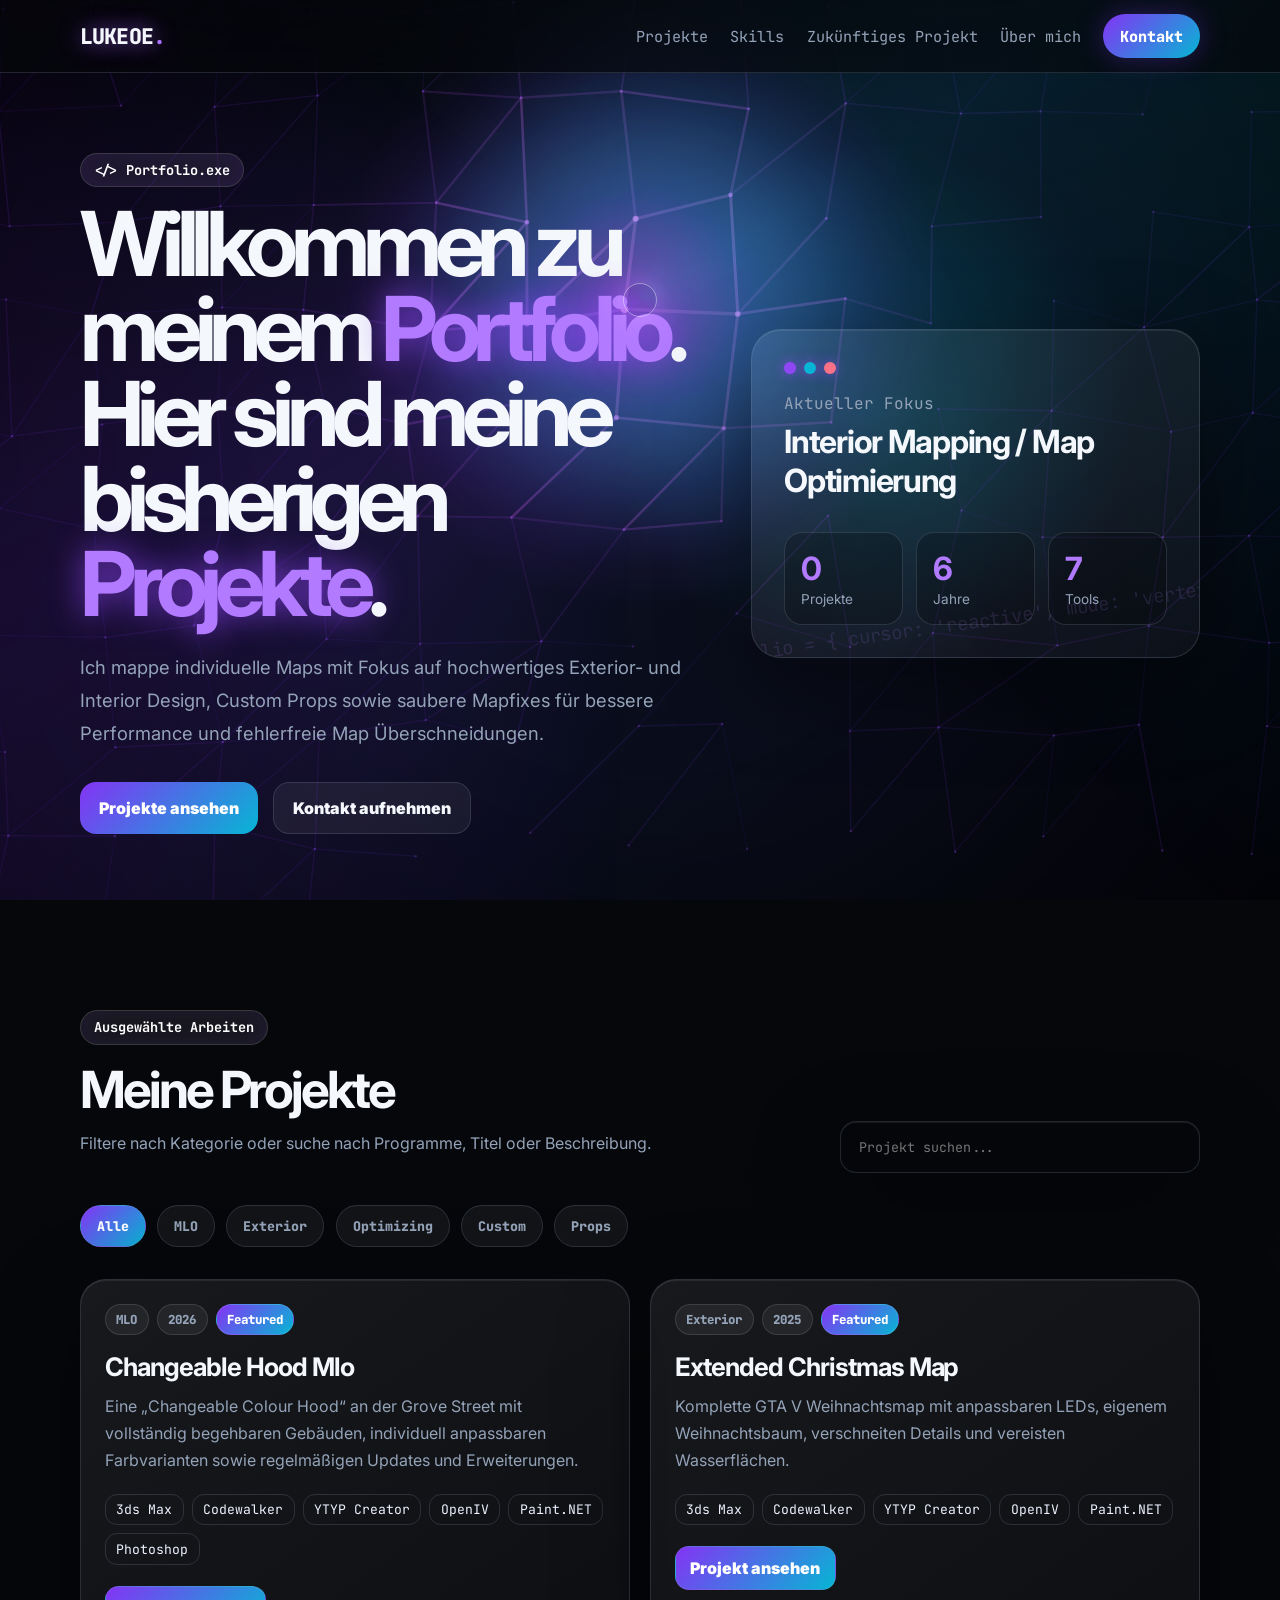
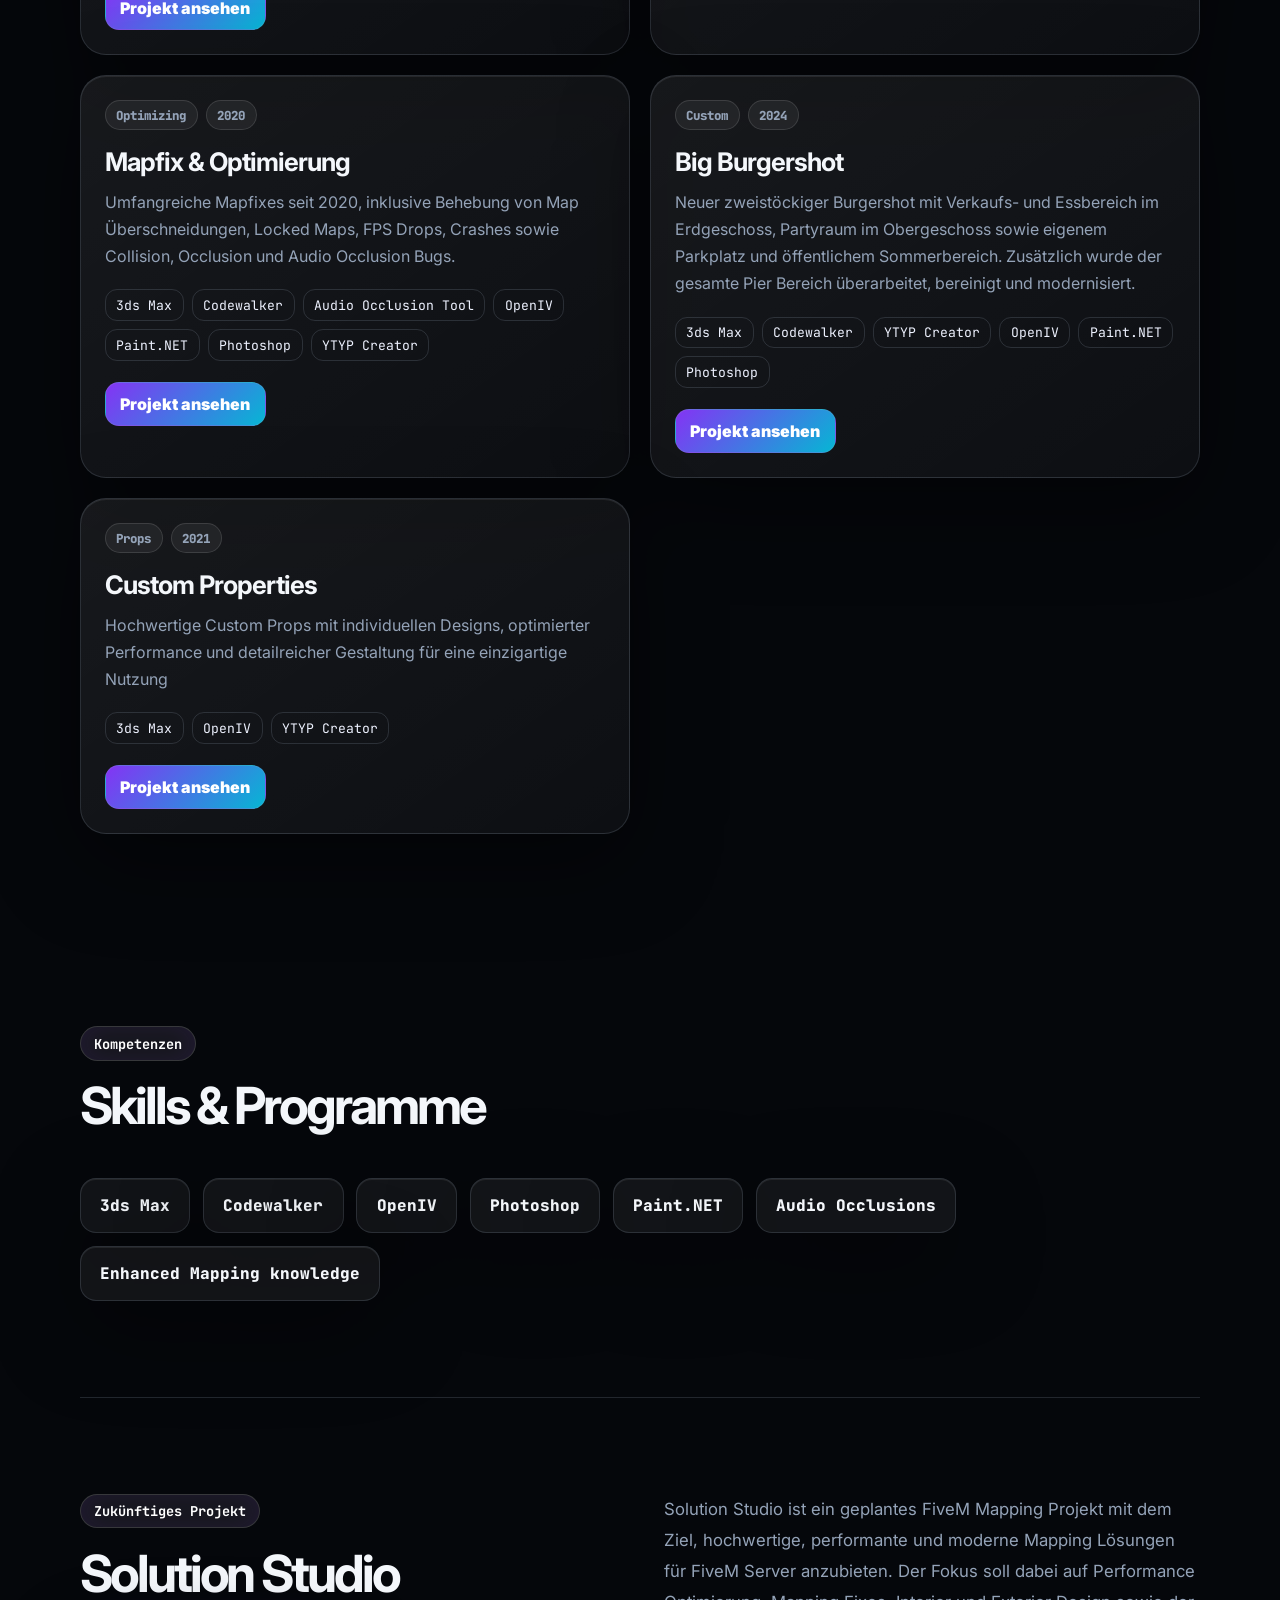
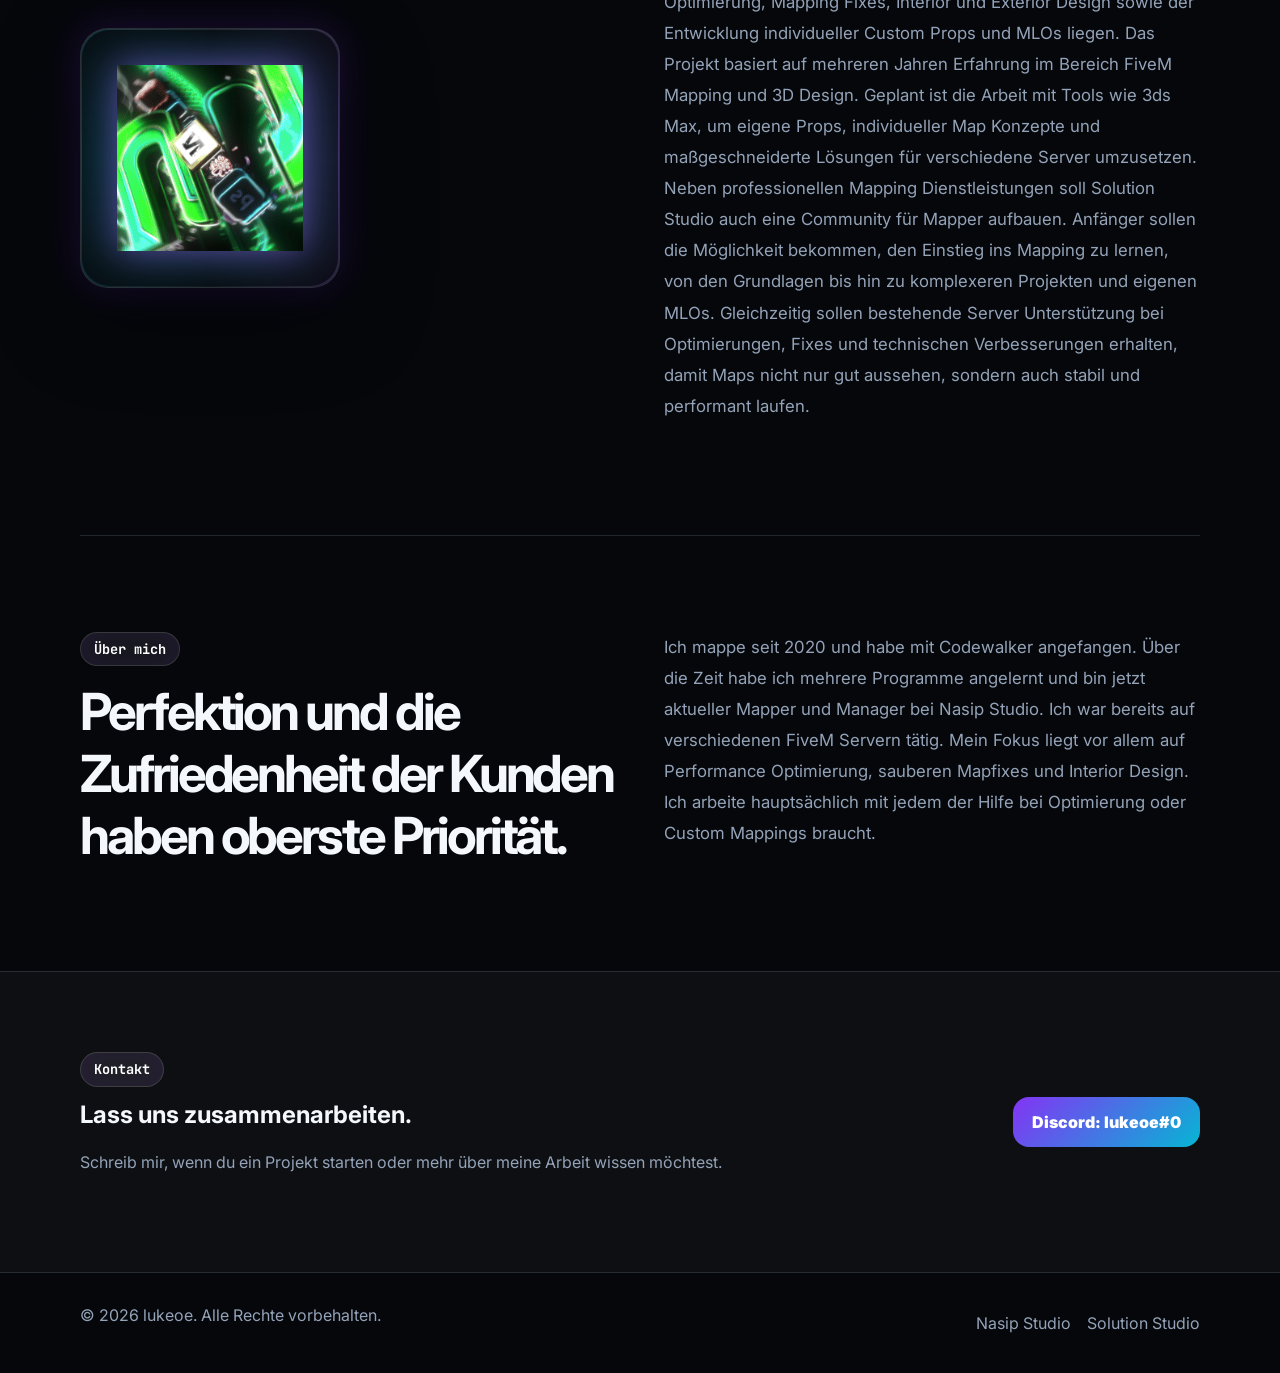
<file: index.html>
<!doctype html>
<html lang="de">
<head>
  <meta charset="utf-8" />
  <meta name="viewport" content="width=device-width, initial-scale=1" />
  <meta name="description" content="Portfolio Website mit Projekten, Skills und Kontakt." />
  <title>LUKEOE | Portfolio</title>
  <link rel="preconnect" href="https://fonts.googleapis.com">
  <link rel="preconnect" href="https://fonts.gstatic.com" crossorigin>
  <link href="https://fonts.googleapis.com/css2?family=Inter:wght@400;500;600;700;800&family=JetBrains+Mono:wght@400;500;700&display=swap" rel="stylesheet">
  <link rel="stylesheet" href="style.css" />
</head>
<body>
  <canvas id="networkCanvas" class="network-canvas" aria-hidden="true"></canvas>
  <div class="cursor-glow" aria-hidden="true"></div>
  <div class="cursor-ring" aria-hidden="true"></div>
  <div class="spotlight-layer" aria-hidden="true"></div>
  <header class="site-header">
    <nav class="nav container">
      <a href="#top" class="logo">LUKEOE<span>.</span></a>
      <button class="nav-toggle" aria-label="Navigation öffnen">☰</button>
      <div class="nav-links">
        <a href="#projekte">Projekte</a>
        <a href="#skills">Skills</a>
        <a href="#upcoming-project">Zukünftiges Projekt</a>
        <a href="#about">Über mich</a>
        <a href="#kontakt" class="nav-cta">Kontakt</a>
      </div>
    </nav>
  </header>

  <main id="top">
    <section class="hero container">
      <div class="hero-content reveal">
        <p class="eyebrow">&lt;/&gt; Portfolio.exe</p>
        <h1>Willkommen zu meinem <span>Portfolio</span>. Hier sind meine bisherigen <span>Projekte</span>.</h1>
        <p class="hero-text">
          Ich mappe individuelle Maps mit Fokus auf hochwertiges Exterior- und Interior Design,
          Custom Props sowie saubere Mapfixes für bessere Performance und fehlerfreie Map Überschneidungen.
        </p>
        <div class="hero-actions">
          <a href="#projekte" class="button primary">Projekte ansehen</a>
          <a href="https://discord.com/users/220248355098460162" class="button secondary">Kontakt aufnehmen</a>
        </div>
      </div>

      <aside class="hero-card reveal terminal-card">
        <div class="terminal-bar"><span></span><span></span><span></span></div>
        <p class="card-label">Aktueller Fokus</p>
        <h2>Interior Mapping / Map Optimierung</h2>
        <div class="stats">
          <div><strong>0</strong><span>Projekte</span></div>
          <div><strong>6</strong><span>Jahre</span></div>
          <div><strong>7</strong><span>Tools</span></div>
        </div>
      </aside>
    </section>

    <section id="projekte" class="section container">
      <div class="section-head reveal">
        <div>
          <p class="eyebrow">Ausgewählte Arbeiten</p>
          <h2>Meine Projekte</h2>
          <p>Filtere nach Kategorie oder suche nach Programme, Titel oder Beschreibung.</p>
        </div>
        <input id="searchInput" class="search" type="search" placeholder="Projekt suchen..." />
      </div>

      <div class="filters reveal" id="filters"></div>
      <div class="project-grid" id="projectGrid"></div>
      <p class="empty" id="emptyState">Keine Projekte gefunden.</p>
    </section>

    <section id="skills" class="section container">
      <div class="section-head reveal">
        <div>
          <p class="eyebrow">Kompetenzen</p>
          <h2>Skills & Programme</h2>
        </div>
      </div>
      <div class="skills-grid reveal">
        <span>3ds Max</span><span>Codewalker</span><span>OpenIV</span><span>Photoshop</span><span>Paint.NET</span><span>Audio Occlusions</span><span>Enhanced Mapping knowledge</span>
      </div>
    </section>

      <section id="upcoming-project" class="section container about reveal">
      <div>
        <p class="eyebrow">Zukünftiges Projekt</p>
        <h2>Solution Studio</h2>

        <div class="solution-logo-wrap" aria-hidden="true">
          <img
            class="solution-logo"
            src="images/solutionstudio.gif"
            alt=""
            draggable="false"
            oncontextmenu="return false;"
          >
        </div>
      </div>
      <p>
        Solution Studio ist ein geplantes FiveM Mapping Projekt mit dem Ziel, hochwertige, performante und
        moderne Mapping Lösungen für FiveM Server anzubieten. Der Fokus soll dabei auf Performance Optimierung,
        Mapping Fixes, Interior und Exterior Design sowie der Entwicklung individueller Custom Props und MLOs
        liegen.

        Das Projekt basiert auf mehreren Jahren Erfahrung im Bereich FiveM Mapping und 3D Design. Geplant ist die
        Arbeit mit Tools wie 3ds Max, um eigene Props, individueller Map Konzepte und maßgeschneiderte Lösungen
        für verschiedene Server umzusetzen.

        Neben professionellen Mapping Dienstleistungen soll Solution Studio auch eine Community für Mapper aufbauen.
        Anfänger sollen die Möglichkeit bekommen, den Einstieg ins Mapping zu lernen, von den Grundlagen bis hin zu
        komplexeren Projekten und eigenen MLOs. Gleichzeitig sollen bestehende Server Unterstützung bei Optimierungen,
        Fixes und technischen Verbesserungen erhalten, damit Maps nicht nur gut aussehen, sondern auch stabil und performant laufen.
      </p>
    </section>

    <section id="about" class="section container about reveal">
      <div>
        <p class="eyebrow">Über mich</p>
        <h2>Perfektion und die Zufriedenheit der Kunden haben oberste Priorität.</h2>
      </div>
      <p>
        Ich mappe seit 2020 und habe mit Codewalker angefangen. Über die Zeit habe ich mehrere
        Programme angelernt und bin jetzt aktueller Mapper und Manager bei Nasip Studio. Ich war bereits auf
        verschiedenen FiveM Servern tätig. Mein Fokus liegt vor allem auf Performance Optimierung,
        sauberen Mapfixes und Interior Design. Ich arbeite hauptsächlich mit jedem der Hilfe bei
        Optimierung oder Custom Mappings braucht.
      </p>
    </section>

    <section id="kontakt" class="contact">
      <div class="container contact-inner reveal">
        <div>
          <p class="eyebrow">Kontakt</p>
          <h2>Lass uns zusammenarbeiten.</h2>
          <p>Schreib mir, wenn du ein Projekt starten oder mehr über meine Arbeit wissen möchtest.</p>
        </div>
        <a class="button primary" href="https://discord.com/users/220248355098460162">Discord: lukeoe#0</a>
      </div>
    </section>
  </main>

  <footer class="footer container">
    <p>© <span id="year"></span> lukeoe. Alle Rechte vorbehalten.</p>
    <div>
      <a href="https://discord.gg/Vq6tgTKSHe" target="_blank" rel="noreferrer">Nasip Studio</a>
      <a href="Coming Discord Link" target="_blank" rel="noreferrer">Solution Studio</a>
    </div>
  </footer>

  <script src="script.js"></script>
</body>
</html>
</file>
<file: style.css>
:root {
  --bg: #05070b;
  --bg2: #080f1e;
  --panel: rgba(8, 12, 23, .72);
  --panel-strong: rgba(10, 16, 32, .9);
  --text: #f4f7fb;
  --muted: #94a3b8;
  --line: rgba(148, 163, 184, .20);
  --accent: #7c3aed;
  --accent-2: #06b6d4;
  --accent-3: #22c55e;
  --danger: #fb7185;
  --accent-text: #ffffff;
  --mx: 50vw;
  --my: 30vh;
  --hue: 265;
}

* { box-sizing: border-box; }
html { scroll-behavior: smooth; }
body {
  margin: 0;
  min-height: 100vh;
  font-family: Inter, system-ui, -apple-system, BlinkMacSystemFont, "Segoe UI", sans-serif;
  color: var(--text);
  background: var(--bg);
  overflow-x: hidden;
}

body::before {
  content: "";
  position: fixed;
  inset: 0;
  pointer-events: none;
  z-index: -5;
  background:
    radial-gradient(900px circle at var(--mx) var(--my), hsla(var(--hue), 95%, 62%, .42), transparent 34%),
    radial-gradient(700px circle at calc(var(--mx) + 18vw) calc(var(--my) + 12vh), rgba(6, 182, 212, .24), transparent 38%),
    linear-gradient(135deg, #05070b 0%, #0b1020 46%, #070812 100%);
  transition: background .18s linear;
}

body::after {
  content: "";
  position: fixed;
  inset: 0;
  pointer-events: none;
  z-index: -4;
  background-image:
    radial-gradient(circle at center, transparent 0 42%, rgba(0,0,0,.62) 100%);
  background-size: 100% 100%;
  opacity: .95;
}

.cursor-glow {
  position: fixed;
  width: 520px;
  height: 520px;
  left: var(--mx);
  top: var(--my);
  transform: translate(-50%, -50%);
  border-radius: 999px;
  pointer-events: none;
  background:
    radial-gradient(circle, hsla(var(--hue), 100%, 68%, .38), rgba(6,182,212,.22) 33%, transparent 68%);
  filter: blur(22px) saturate(1.3);
  z-index: -2;
  transition: width .25s ease, height .25s ease, opacity .25s ease;
}

.cursor-ring {
  position: fixed;
  width: 34px;
  height: 34px;
  left: var(--mx);
  top: var(--my);
  transform: translate(-50%, -50%);
  border-radius: 999px;
  border: 1px solid rgba(255,255,255,.42);
  box-shadow: 0 0 26px hsla(var(--hue), 100%, 65%, .55);
  pointer-events: none;
  z-index: 100;
  mix-blend-mode: screen;
}

.spotlight-layer {
  position: fixed;
  inset: 0;
  pointer-events: none;
  z-index: -1;
  background:
    radial-gradient(360px circle at var(--mx) var(--my), rgba(255,255,255,.10), transparent 58%),
    conic-gradient(from 180deg at var(--mx) var(--my), transparent 0deg, hsla(var(--hue), 100%, 60%, .16) 65deg, transparent 135deg, rgba(6,182,212,.12) 240deg, transparent 320deg);
  opacity: .95;
}


.network-canvas {
  position: fixed;
  inset: 0;
  width: 100%;
  height: 100%;
  z-index: -3;
  pointer-events: none;
  opacity: .95;
}

::selection { background: hsla(var(--hue), 95%, 62%, .45); }
a { color: inherit; text-decoration: none; }
.container { width: min(1120px, calc(100% - 40px)); margin: 0 auto; }

.site-header {
  position: sticky;
  top: 0;
  z-index: 20;
  border-bottom: 1px solid var(--line);
  background: rgba(5, 7, 11, .62);
  backdrop-filter: blur(22px);
}

.nav { min-height: 72px; display: flex; align-items: center; justify-content: space-between; }
.logo { font-family: "JetBrains Mono", monospace; font-size: 1.35rem; font-weight: 800; letter-spacing: -.04em; text-shadow: 0 0 22px hsla(var(--hue),100%,70%,.8); }
.logo span { color: hsl(var(--hue), 100%, 72%); }
.nav-links { display: flex; align-items: center; gap: 1.4rem; color: var(--muted); font-size: .95rem; }
.nav-links a { font-family: "JetBrains Mono", monospace; transition: .2s ease; }
.nav-links a:hover { color: #fff; text-shadow: 0 0 18px hsla(var(--hue),100%,70%,.8); }
.nav-cta { color: #fff !important; background: linear-gradient(135deg, hsl(var(--hue),90%,58%), var(--accent-2)); padding: .72rem 1.05rem; border-radius: 999px; font-weight: 800; box-shadow: 0 0 28px hsla(var(--hue), 90%, 58%, .32); }
.nav-toggle { display: none; border: 1px solid var(--line); color: var(--text); background: var(--panel); border-radius: 12px; padding: .55rem .75rem; font-size: 1.2rem; }

.hero { min-height: calc(100vh - 72px); display: grid; grid-template-columns: 1.15fr .85fr; align-items: center; gap: 4rem; padding: 5rem 0; }
.eyebrow { display: inline-flex; color: #fff; border: 1px solid rgba(255,255,255,.14); background: rgba(255,255,255,.065); border-radius: 999px; padding: .45rem .8rem; font-family: "JetBrains Mono", monospace; font-size: .85rem; font-weight: 700; box-shadow: inset 0 0 26px hsla(var(--hue), 90%, 58%, .12); }
h1, h2, p { margin-top: 0; }
h1 { font-size: clamp(3rem, 7vw, 6.2rem); line-height: .95; letter-spacing: -.08em; margin-bottom: 1.5rem; }
h1 span { color: hsl(var(--hue), 100%, 74%); text-shadow: 0 0 32px hsla(var(--hue), 100%, 64%, .75); }
.hero-text { max-width: 650px; color: var(--muted); font-size: 1.15rem; line-height: 1.8; }
.hero-actions { display: flex; flex-wrap: wrap; gap: .9rem; margin-top: 2rem; }
.button { display: inline-flex; align-items: center; justify-content: center; border-radius: 16px; padding: .95rem 1.2rem; font-weight: 900; transition: .22s ease; position: relative; overflow: hidden; }
.button::after { content: ""; position: absolute; inset: 0; background: linear-gradient(90deg, transparent, rgba(255,255,255,.38), transparent); transform: translateX(-120%); transition: .45s ease; }
.button:hover { transform: translateY(-3px); box-shadow: 0 0 38px hsla(var(--hue), 90%, 58%, .35); }
.button:hover::after { transform: translateX(120%); }
.primary { background: linear-gradient(135deg, hsl(var(--hue),90%,58%), var(--accent-2)); color: #fff; }
.secondary { border: 1px solid var(--line); background: rgba(255,255,255,.06); color: var(--text); }

.hero-card, .project-card, .skills-grid span, .search, .empty {
  box-shadow: 0 28px 90px rgba(0,0,0,.44), inset 0 1px 0 rgba(255,255,255,.08);
}
.hero-card { border: 1px solid var(--line); background: linear-gradient(145deg, rgba(255,255,255,.08), rgba(255,255,255,.035)); border-radius: 30px; padding: 2rem; position: relative; overflow: hidden; transform-style: preserve-3d; }
.hero-card::before { content: "const portfolio = { cursor: 'reactive', mode: 'vertex' };"; position: absolute; right: -55px; bottom: 18px; font-family: "JetBrains Mono", monospace; color: hsla(var(--hue), 100%, 76%, .14); font-size: 1.18rem; transform: rotate(-8deg); white-space: nowrap; }
.hero-card::after, .project-card::after, .skills-grid span::after {
  content: "";
  position: absolute;
  inset: -1px;
  border-radius: inherit;
  pointer-events: none;
  background: radial-gradient(480px circle at var(--local-x, 50%) var(--local-y, 50%), hsla(var(--hue), 100%, 70%, .25), transparent 42%);
  opacity: 0;
  transition: opacity .18s ease;
}
.hero-card:hover::after, .project-card:hover::after, .skills-grid span:hover::after { opacity: 1; }
.terminal-bar { display: flex; gap: .5rem; margin-bottom: 1.2rem; }
.terminal-bar span { width: 12px; height: 12px; border-radius: 50%; background: hsl(var(--hue), 90%, 62%); box-shadow: 0 0 12px hsla(var(--hue),90%,62%,.8); }
.terminal-bar span:nth-child(2) { background: var(--accent-2); }
.terminal-bar span:nth-child(3) { background: var(--danger); }
.card-label { color: var(--muted); margin-bottom: .5rem; font-family: "JetBrains Mono", monospace; }
.hero-card h2 { font-size: 2rem; letter-spacing: -.04em; }
.stats { display: grid; grid-template-columns: repeat(3,1fr); gap: .8rem; margin-top: 2rem; }
.stats div { border: 1px solid var(--line); background: rgba(0,0,0,.22); border-radius: 18px; padding: 1rem; }
.stats strong { display: block; font-size: 2rem; color: hsl(var(--hue), 100%, 74%); }
.stats span { color: var(--muted); font-size: .85rem; }

.section { padding: 6rem 0; }
.section-head { display: flex; align-items: end; justify-content: space-between; gap: 2rem; margin-bottom: 2rem; }
.section h2 { font-size: clamp(2.2rem, 4vw, 4rem); letter-spacing: -.06em; margin-bottom: .6rem; }
.section-head p:not(.eyebrow) { color: var(--muted); max-width: 650px; line-height: 1.7; }
.search { width: min(360px,100%); border: 1px solid var(--line); border-radius: 16px; background: rgba(5,7,11,.72); color: var(--text); padding: 1rem 1.1rem; outline: none; font-family: "JetBrains Mono", monospace; }
.search:focus { border-color: hsl(var(--hue), 100%, 70%); box-shadow: 0 0 30px hsla(var(--hue), 90%, 58%, .24); }
.filters { display: flex; flex-wrap: wrap; gap: .7rem; margin-bottom: 2rem; }
.filter-btn { border: 1px solid var(--line); background: rgba(255,255,255,.055); color: var(--muted); border-radius: 999px; padding: .7rem 1rem; cursor: pointer; font-weight: 800; font-family: "JetBrains Mono", monospace; transition: .18s ease; }
.filter-btn:hover { color: #fff; border-color: hsla(var(--hue),90%,68%,.75); box-shadow: 0 0 22px hsla(var(--hue),90%,58%,.18); }
.filter-btn.active { background: linear-gradient(135deg, hsl(var(--hue),90%,58%), var(--accent-2)); color: #fff; }
.project-grid { display: grid; grid-template-columns: repeat(2, minmax(0,1fr)); gap: 1.25rem; }
.project-card { border: 1px solid var(--line); background: linear-gradient(145deg, rgba(255,255,255,.075), rgba(255,255,255,.035)); border-radius: 26px; padding: 1.5rem; transition: transform .22s ease, border-color .22s ease, background .22s ease; position: relative; overflow: hidden; transform-style: preserve-3d; }
.project-card::before { content: ""; position: absolute; inset: -1px; background: radial-gradient(520px circle at var(--local-x, 50%) var(--local-y, 50%), hsla(var(--hue),100%,65%,.28), transparent 42%); opacity: 0; transition: .2s ease; pointer-events: none; }
.project-card:hover { border-color: hsla(var(--hue),100%,70%,.65); background: rgba(11, 16, 32, .88); }
.project-card:hover::before { opacity: 1; }
.project-card > * { position: relative; z-index: 1; }
.project-meta { display: flex; gap: .5rem; flex-wrap: wrap; margin-bottom: 1rem; }
.badge { color: var(--muted); background: rgba(255,255,255,.06); border: 1px solid rgba(255,255,255,.12); border-radius: 999px; padding: .35rem .65rem; font-size: .78rem; font-weight: 800; font-family: "JetBrains Mono", monospace; }
.badge.featured { background: linear-gradient(135deg, hsl(var(--hue),90%,58%), var(--accent-2)); color: #fff; }
.project-card h3 { font-size: 1.6rem; letter-spacing: -.04em; margin: 0 0 .7rem; }
.project-card p { color: var(--muted); line-height: 1.7; }
.tech { display: flex; flex-wrap: wrap; gap: .5rem; margin: 1.2rem 0; }
.tech span { border: 1px solid var(--line); border-radius: 12px; padding: .4rem .65rem; color: #eef2ff; font-family: "JetBrains Mono", monospace; font-size: .82rem; }
.project-links { display: flex; gap: .7rem; margin-top: 1.3rem; }
.project-links a { font-weight: 900; border-radius: 14px; padding: .7rem .9rem; border: 1px solid var(--line); }
.project-links a:first-child { background: linear-gradient(135deg, hsl(var(--hue),90%,58%), var(--accent-2)); color: #fff; }
.empty { display: none; color: var(--muted); border: 1px solid var(--line); background: var(--panel); padding: 2rem; border-radius: 24px; text-align: center; }

.skills-grid { display: flex; flex-wrap: wrap; gap: .8rem; }
.skills-grid span { border: 1px solid var(--line); background: rgba(255,255,255,.055); border-radius: 16px; padding: 1rem 1.2rem; font-weight: 900; font-family: "JetBrains Mono", monospace; position: relative; overflow: hidden; transition: .2s ease; }
.skills-grid span:hover { transform: translateY(-3px); color: #fff; border-color: hsla(var(--hue),100%,70%,.75); }
.about { display: grid; grid-template-columns: 1fr 1fr; gap: 3rem; border-top: 1px solid var(--line); }
.about p:last-child { color: var(--muted); line-height: 1.85; font-size: 1.05rem; }
.contact { border-top: 1px solid var(--line); border-bottom: 1px solid var(--line); background: rgba(255,255,255,.035); }
.contact-inner { padding: 5rem 0; display: flex; align-items: center; justify-content: space-between; gap: 2rem; }
.contact p:not(.eyebrow) { color: var(--muted); line-height: 1.7; }
.footer { display: flex; align-items: center; justify-content: space-between; gap: 1rem; padding: 2rem 0; color: var(--muted); }
.footer div { display: flex; gap: 1rem; }
.footer a:hover { color: hsl(var(--hue), 100%, 74%); }

.reveal { opacity: 0; transform: translateY(18px); transition: .65s ease; }
.reveal.visible { opacity: 1; transform: translateY(0); }

@media (hover: none) {
  .cursor-ring { display: none; }
  :root { --mx: 50vw; --my: 22vh; }
}

@media (max-width: 850px) {
  .nav-toggle { display: inline-flex; }
  .nav-links { display: none; position: absolute; left: 20px; right: 20px; top: 78px; flex-direction: column; align-items: stretch; border: 1px solid var(--line); background: #070b14; border-radius: 22px; padding: 1rem; }
  .nav-links.open { display: flex; }
  .hero, .about { grid-template-columns: 1fr; }
  .hero { min-height: auto; gap: 2rem; }
  .section-head, .contact-inner, .footer { flex-direction: column; align-items: flex-start; }
  .project-grid { grid-template-columns: 1fr; }
  .stats { grid-template-columns: 1fr; }
}

/* Projekt-Detailseiten */
.project-detail-page {
  min-height: 100vh;
}

.project-hero {
  padding: 6rem 0 3rem;
}

.back-link {
  display: inline-flex;
  margin-bottom: 2rem;
  color: var(--muted);
  font-family: "JetBrains Mono", monospace;
  font-weight: 800;
  transition: .2s ease;
}

.back-link:hover {
  color: #fff;
  text-shadow: 0 0 18px hsla(var(--hue),100%,70%,.8);
}

.project-detail-layout {
  display: grid;
  grid-template-columns: 1.15fr .85fr;
  align-items: center;
  gap: 4rem;
}

.project-side-card {
  min-height: 320px;
}

.detail-info-list {
  display: grid;
  gap: .85rem;
  margin-top: 2rem;
}

.detail-info-list div {
  border: 1px solid var(--line);
  background: rgba(0,0,0,.22);
  border-radius: 18px;
  padding: 1rem;
}

.detail-info-list strong {
  display: block;
  font-size: 1.8rem;
  color: hsl(var(--hue), 100%, 74%);
}

.detail-info-list span {
  color: var(--muted);
  font-size: .85rem;
}

.detail-section {
  padding-top: 2rem;
}

.detail-grid {
  display: grid;
  grid-template-columns: 1fr 1fr;
  gap: 1.25rem;
  margin: 1.25rem 0;
}

.detail-panel {
  border: 1px solid var(--line);
  background: linear-gradient(145deg, rgba(255,255,255,.075), rgba(255,255,255,.035));
  border-radius: 26px;
  padding: 1.5rem;
  box-shadow: 0 28px 90px rgba(0,0,0,.44), inset 0 1px 0 rgba(255,255,255,.08);
}

.detail-panel h2 {
  font-size: clamp(1.7rem, 3vw, 2.8rem);
  letter-spacing: -.05em;
  margin-bottom: 1rem;
}

.detail-panel p:not(.eyebrow) {
  color: var(--muted);
  line-height: 1.85;
  font-size: 1.05rem;
}

.feature-list {
  display: grid;
  gap: .75rem;
}

.feature-item {
  border: 1px solid var(--line);
  background: rgba(255,255,255,.055);
  border-radius: 16px;
  padding: 1rem;
  font-family: "JetBrains Mono", monospace;
  font-weight: 800;
}

.detail-tech {
  margin-top: 0;
}

.gallery-grid {
  display: grid;
  grid-template-columns: repeat(3, minmax(0, 1fr));
  gap: 1rem;
}

.gallery-grid img,
.gallery-placeholder {
  width: 100%;
  min-height: 210px;
  border-radius: 22px;
  border: 1px solid var(--line);
  background: rgba(0,0,0,.26);
  object-fit: cover;
}

.gallery-placeholder {
  display: grid;
  place-items: center;
  color: var(--muted);
  font-family: "JetBrains Mono", monospace;
  font-weight: 800;
}

@media (max-width: 850px) {
  .project-detail-layout,
  .detail-grid,
  .gallery-grid {
    grid-template-columns: 1fr;
  }
}
.lightbox {
  position: fixed;
  inset: 0;
  background: rgba(0,0,0,.88);
  backdrop-filter: blur(10px);
  display: flex;
  align-items: center;
  justify-content: center;
  z-index: 9999;
  opacity: 0;
  pointer-events: none;
  transition: .2s ease;
}

.lightbox.active {
  opacity: 1;
  pointer-events: all;
}

.lightbox img {
  max-width: 90%;
  max-height: 90%;
  border-radius: 24px;
  border: 1px solid rgba(255,255,255,.12);
  box-shadow: 0 0 80px rgba(0,0,0,.65);
}

.gallery-grid img {
  cursor: pointer;
  transition: .2s ease;
}

.gallery-grid img:hover {
  transform: scale(1.02);
}

.before-after-slider {
  position: relative;
  width: 100%;
  min-height: 430px;
  overflow: hidden;
  border-radius: 24px;
  border: 1px solid var(--line);
  background: rgba(0,0,0,.35);
  box-shadow: 0 28px 90px rgba(0,0,0,.44), inset 0 1px 0 rgba(255,255,255,.08);
  grid-column: 1 / -1;
}

.before-after-slider img {
  position: absolute;
  inset: 0;
  width: 100%;
  height: 100%;
  min-height: 430px;
  object-fit: cover;
  user-select: none;
  pointer-events: none;
}

.after-wrap {
  position: absolute;
  inset: 0;
  width: 100%;
  overflow: hidden;
  clip-path: inset(0 50% 0 0);
}

.ba-range {
  position: absolute;
  inset: 0;
  width: 100%;
  height: 100%;
  opacity: 0;
  cursor: ew-resize;
  z-index: 5;
}

.ba-line {
  position: absolute;
  top: 0;
  bottom: 0;
  left: 50%;
  width: 2px;
  background: rgba(255,255,255,.9);
  box-shadow: 0 0 24px hsla(var(--hue),100%,70%,.8);
  transform: translateX(-50%);
  z-index: 4;
  pointer-events: none;
}

.ba-handle {
  position: absolute;
  top: 50%;
  left: 50%;
  width: 46px;
  height: 46px;
  transform: translate(-50%, -50%);
  display: grid;
  place-items: center;
  border-radius: 999px;
  background: linear-gradient(135deg, hsl(var(--hue),90%,58%), var(--accent-2));
  color: #fff;
  font-weight: 900;
  box-shadow: 0 0 34px hsla(var(--hue),90%,58%,.55);
}

.ba-label {
  position: absolute;
  top: 1rem;
  z-index: 6;
  border: 1px solid rgba(255,255,255,.16);
  background: rgba(0,0,0,.45);
  backdrop-filter: blur(12px);
  color: #fff;
  border-radius: 999px;
  padding: .45rem .8rem;
  font-family: "JetBrains Mono", monospace;
  font-size: .8rem;
  font-weight: 800;
}

.ba-before {
  left: 1rem;
}

.ba-after {
  right: 1rem;
}


.after-img {
  position: absolute;
  inset: 0;
  width: 100%;
  height: 100%;
  min-height: 430px;
  object-fit: cover;
}

.solution-logo-wrap {
  margin-top: 1.5rem;
  width: min(260px, 100%);
  aspect-ratio: 1 / 1;
  display: grid;
  place-items: center;
  border-radius: 28px;
  border: 1px solid var(--line);
  background:
    radial-gradient(circle at center, hsla(var(--hue), 100%, 65%, .20), transparent 58%),
    rgba(255,255,255,.045);
  box-shadow:
    0 28px 90px rgba(0,0,0,.44),
    0 0 42px hsla(var(--hue), 90%, 58%, .22),
    inset 0 1px 0 rgba(255,255,255,.08);
  overflow: hidden;
  position: relative;
  user-select: none;
  -webkit-user-select: none;
  pointer-events: none;
}

.solution-logo-wrap::before {
  content: "";
  position: absolute;
  inset: -40%;
  background: conic-gradient(
    from 0deg,
    transparent,
    hsla(var(--hue), 100%, 70%, .35),
    transparent,
    rgba(6,182,212,.28),
    transparent
  );
  animation: solutionLogoSpin 7s linear infinite;
}

.solution-logo-wrap::after {
  content: "";
  position: absolute;
  inset: 1px;
  border-radius: inherit;
  background: rgba(5, 7, 11, .72);
}

.solution-logo {
  position: relative;
  z-index: 1;
  width: 72%;
  height: 72%;
  object-fit: contain;
  user-select: none;
  -webkit-user-select: none;
  pointer-events: none;
  -webkit-user-drag: none;
  filter:
    drop-shadow(0 0 18px hsla(var(--hue), 100%, 70%, .55))
    drop-shadow(0 0 32px rgba(6,182,212,.28));
  animation: solutionLogoFloat 3.6s ease-in-out infinite;
}

@keyframes solutionLogoSpin {
  to {
    transform: rotate(360deg);
  }
}

@keyframes solutionLogoFloat {
  0%, 100% {
    transform: translateY(0) scale(1);
  }

  50% {
    transform: translateY(-8px) scale(1.035);
  }
}

/* =========================
   MOBILE FINAL FIXES
   Added only as overrides
========================= */

@media (max-width: 850px) {
  html,
  body {
    overflow-x: hidden;
  }

  body {
    padding-bottom: env(safe-area-inset-bottom);
  }

  .container {
    width: min(100% - 40px, 680px);
  }

  .site-header {
    background: rgba(5, 7, 11, .76);
  }

  .nav {
    min-height: 68px;
  }

  .nav-toggle {
    width: 54px;
    height: 54px;
    align-items: center;
    justify-content: center;
    border-radius: 18px;
    padding: 0;
    font-size: 1.05rem;
  }

  .nav-links {
    top: 74px;
    border-radius: 28px;
    padding: 1.35rem;
    gap: 1.15rem;
  }

  .nav-links a {
    font-size: 1rem;
    line-height: 1.5;
  }

  .hero {
    padding: 3.4rem 0 4rem;
    gap: 3rem;
  }

  h1 {
    font-size: clamp(3.1rem, 12.4vw, 4.65rem);
    line-height: .98;
    letter-spacing: -.075em;
  }

  .hero-text {
    font-size: 1.08rem;
    line-height: 1.75;
  }

  .hero-actions {
    flex-direction: column;
    align-items: flex-start;
    gap: .9rem;
  }

  .hero-actions .button,
  .project-links a,
  .contact-inner .button {
    width: fit-content;
    max-width: 100%;
  }

  .button {
    min-height: 58px;
    padding: .95rem 1.25rem;
    border-radius: 18px;
  }

  .hero-card {
    padding: 1.55rem;
    border-radius: 28px;
  }

  .hero-card h2 {
    font-size: clamp(2.35rem, 9.5vw, 3.3rem);
    line-height: 1.12;
  }

  .stats {
    gap: 1rem;
  }

  .stats div,
  .detail-info-list div {
    padding: 1.15rem;
    border-radius: 20px;
  }

  .stats strong,
  .detail-info-list strong {
    font-size: 2.2rem;
  }

  .section {
    padding: 4.8rem 0;
  }

  .section h2 {
    font-size: clamp(2.6rem, 10vw, 3.6rem);
    line-height: 1.08;
  }

  .section-head {
    gap: 1.35rem;
  }

  .search {
    width: 100%;
    min-height: 58px;
    border-radius: 22px;
  }

  .filters {
    gap: .8rem;
  }

  .filter-btn {
    padding: .8rem 1.05rem;
  }

  .project-grid {
    gap: 1.65rem;
  }

  .project-card {
    padding: 1.55rem;
    border-radius: 28px;
  }

  .project-card h3 {
    font-size: clamp(1.9rem, 7vw, 2.55rem);
    line-height: 1.1;
  }

  .project-card p {
    font-size: 1.05rem;
    line-height: 1.72;
  }

  .project-links {
    flex-direction: column;
    align-items: flex-start;
  }

  .tech {
    gap: .55rem;
  }

  .tech span {
    font-size: .86rem;
    padding: .45rem .7rem;
  }

  .skills-grid {
    display: grid;
    grid-template-columns: repeat(2, minmax(0, 1fr));
    gap: .85rem;
  }

  .skills-grid span {
    text-align: center;
    justify-content: center;
    padding: 1rem .8rem;
    min-height: 64px;
  }

  .skills-grid span:last-child {
    grid-column: 1 / -1;
  }

  .about {
    gap: 2.4rem;
  }

  .about p:last-child,
  .detail-panel p:not(.eyebrow) {
    font-size: 1.08rem;
    line-height: 1.82;
  }

  .solution-logo-wrap {
    width: min(250px, 78vw);
    margin-inline: auto;
  }

  .contact-inner {
    padding: 5rem 0;
  }

  .footer {
    padding-bottom: calc(2.5rem + env(safe-area-inset-bottom));
  }

  .footer div {
    flex-wrap: wrap;
  }

  .project-hero {
    padding: 2.6rem 0 2rem;
  }

  .back-link {
    margin-bottom: 1.6rem;
    font-size: .95rem;
  }

  .project-detail-layout {
    gap: 2.2rem;
  }

  .project-detail-page h1 {
    font-size: clamp(3.2rem, 13vw, 4.4rem);
  }

  .project-side-card {
    min-height: auto;
  }

  .detail-section {
    padding-top: 1rem;
  }

  .detail-grid {
    gap: 1.4rem;
  }

  .detail-panel {
    padding: 1.55rem;
    border-radius: 28px;
  }

  .detail-panel h2 {
    font-size: clamp(2.3rem, 9vw, 3rem);
    line-height: 1.12;
  }

  .feature-list {
    gap: .9rem;
  }

  .feature-item {
    padding: 1rem;
    border-radius: 18px;
    font-size: .95rem;
  }

  .gallery-grid {
    gap: 1.3rem;
  }

  .before-after-slider {
    min-height: min(72vh, 520px);
    border-radius: 22px;
  }

  .before-after-slider img,
  .after-img {
    min-height: min(72vh, 520px);
  }

  .ba-handle {
    width: 42px;
    height: 42px;
    font-size: .88rem;
  }

  .ba-label {
    font-size: .72rem;
    padding: .42rem .72rem;
  }

  .lightbox img {
    max-width: 94%;
    max-height: 82%;
  }
}

/* Disable interactive network/cursor system on touch/mobile devices */
.mobile-device .cursor-ring,
.mobile-device .cursor-glow,
.mobile-device .spotlight-layer {
  display: none !important;
}

.mobile-device .network-canvas {
  opacity: .42;
}

@media (hover: none), (pointer: coarse), (max-width: 850px) {
  .cursor-ring,
  .cursor-glow,
  .spotlight-layer {
    display: none !important;
  }

  .network-canvas {
    opacity: .42;
  }

  .project-card:hover,
  .hero-card:hover,
  .skills-grid span:hover {
    transform: none !important;
  }
}

/* =========================
   MOBILE BEFORE/AFTER PREVIEW MODAL
   Desktop bleibt unverändert
========================= */

.mobile-slider-preview,
.before-after-mobile-modal {
  display: none;
}

@media (max-width: 850px) {
  #detailGallery > .before-after-slider.mobile-slider-source {
    display: none !important;
  }

  .mobile-slider-preview {
    position: relative;
    display: block;
    width: 100%;
    height: 320px;
    padding: 0;
    border: 1px solid var(--line);
    border-radius: 24px;
    overflow: hidden;
    background: rgba(0,0,0,.35);
    cursor: pointer;
    grid-column: 1 / -1;
    box-shadow: 0 24px 70px rgba(0,0,0,.4), inset 0 1px 0 rgba(255,255,255,.08);
  }

  .mobile-slider-preview img {
    width: 100%;
    height: 100%;
    display: block;
    object-fit: cover;
    user-select: none;
    -webkit-user-drag: none;
  }

  .mobile-slider-preview span {
    position: absolute;
    left: 50%;
    bottom: 20px;
    transform: translateX(-50%);
    width: max-content;
    max-width: calc(100% - 32px);
    border-radius: 999px;
    padding: .72rem 1rem;
    background: rgba(0,0,0,.58);
    border: 1px solid rgba(255,255,255,.16);
    backdrop-filter: blur(12px);
    color: #fff;
    font-family: "JetBrains Mono", monospace;
    font-size: .78rem;
    font-weight: 800;
    box-shadow: 0 0 24px hsla(var(--hue), 90%, 58%, .22);
    z-index: 2;
  }

  .mobile-slider-preview::after {
    content: "";
    position: absolute;
    inset: 0;
    background:
      linear-gradient(to top, rgba(0,0,0,.72), transparent 52%),
      radial-gradient(420px circle at 50% 82%, hsla(var(--hue),100%,65%,.22), transparent 58%);
    pointer-events: none;
  }

  .before-after-mobile-modal {
    position: fixed;
    inset: 0;
    z-index: 999999;
    background: rgba(0,0,0,.94);
    backdrop-filter: blur(14px);
    align-items: center;
    justify-content: center;
    padding: max(18px, env(safe-area-inset-top)) 18px max(18px, env(safe-area-inset-bottom));
    opacity: 0;
    pointer-events: none;
    transition: .2s ease;
  }

  .before-after-mobile-modal.active {
    display: flex;
    opacity: 1;
    pointer-events: all;
  }

  .before-after-mobile-inner {
    width: 100%;
    position: relative;
  }

  .before-after-mobile-modal .before-after-slider {
    display: block !important;
    min-height: min(72vh, 620px) !important;
    max-height: min(72vh, 620px) !important;
    border-radius: 24px;
  }

  .before-after-mobile-modal .before-after-slider img,
  .before-after-mobile-modal .after-img {
    min-height: min(72vh, 620px) !important;
    max-height: min(72vh, 620px) !important;
    object-fit: cover;
  }

  .before-after-mobile-modal .ba-line {
    width: 1px;
    background: rgba(255,255,255,.78);
    box-shadow: 0 0 14px rgba(255,255,255,.36);
  }

  .before-after-mobile-modal .ba-handle {
    width: 52px;
    height: 52px;
    font-size: .95rem;
    backdrop-filter: blur(14px);
  }

  .before-after-mobile-modal .ba-label {
    top: 14px;
    font-size: .72rem;
    padding: .42rem .72rem;
  }

  .before-after-mobile-modal .ba-before {
    left: 14px;
  }

  .before-after-mobile-modal .ba-after {
    right: 14px;
  }

  .close-ba-modal {
    position: absolute;
    top: -58px;
    right: 0;
    width: 44px;
    height: 44px;
    border-radius: 999px;
    border: 1px solid rgba(255,255,255,.16);
    background: rgba(255,255,255,.08);
    color: #fff;
    font-size: 1rem;
    font-weight: 900;
    cursor: pointer;
    z-index: 2;
    backdrop-filter: blur(12px);
  }
}

/* =========================
   MOBILE MODAL IMAGE FIT FIX
========================= */

@media (max-width: 850px) {
  .before-after-mobile-modal .before-after-slider {
    min-height: min(72vh, 620px) !important;
    max-height: min(72vh, 620px) !important;
    background: rgba(0,0,0,.72);
  }

  .before-after-mobile-modal .before-after-slider img,
  .before-after-mobile-modal .before-img,
  .before-after-mobile-modal .after-img {
    object-fit: contain !important;
    object-position: center center !important;
    background: rgba(0,0,0,.72);
  }

  .before-after-mobile-modal .after-wrap {
    background: rgba(0,0,0,.72);
  }
}

/* =========================
   STATIC MOBILE BACKGROUND
   iPhone Safari Performance Fix
========================= */

@media (max-width: 850px) {

  .network-canvas,
  .cursor-ring,
  .cursor-glow,
  .spotlight-layer {
    display: none !important;
  }

  body::before {
    opacity: .9;
    background:
      linear-gradient(rgba(255,255,255,.045) 1px, transparent 1px),
      linear-gradient(90deg, rgba(255,255,255,.045) 1px, transparent 1px),
      radial-gradient(circle at 20% 20%, hsla(var(--hue),100%,60%,.16), transparent 32%),
      radial-gradient(circle at 80% 30%, rgba(0,153,255,.12), transparent 34%),
      radial-gradient(circle at 50% 80%, rgba(255,0,140,.08), transparent 40%),
      linear-gradient(180deg, #05070b 0%, #090d16 100%);
    background-size:
      34px 34px,
      34px 34px,
      auto,
      auto,
      auto,
      auto;
    background-attachment: scroll;
  }

  body::after {
    opacity: .4;
    filter: blur(90px);
  }

}
</file>
